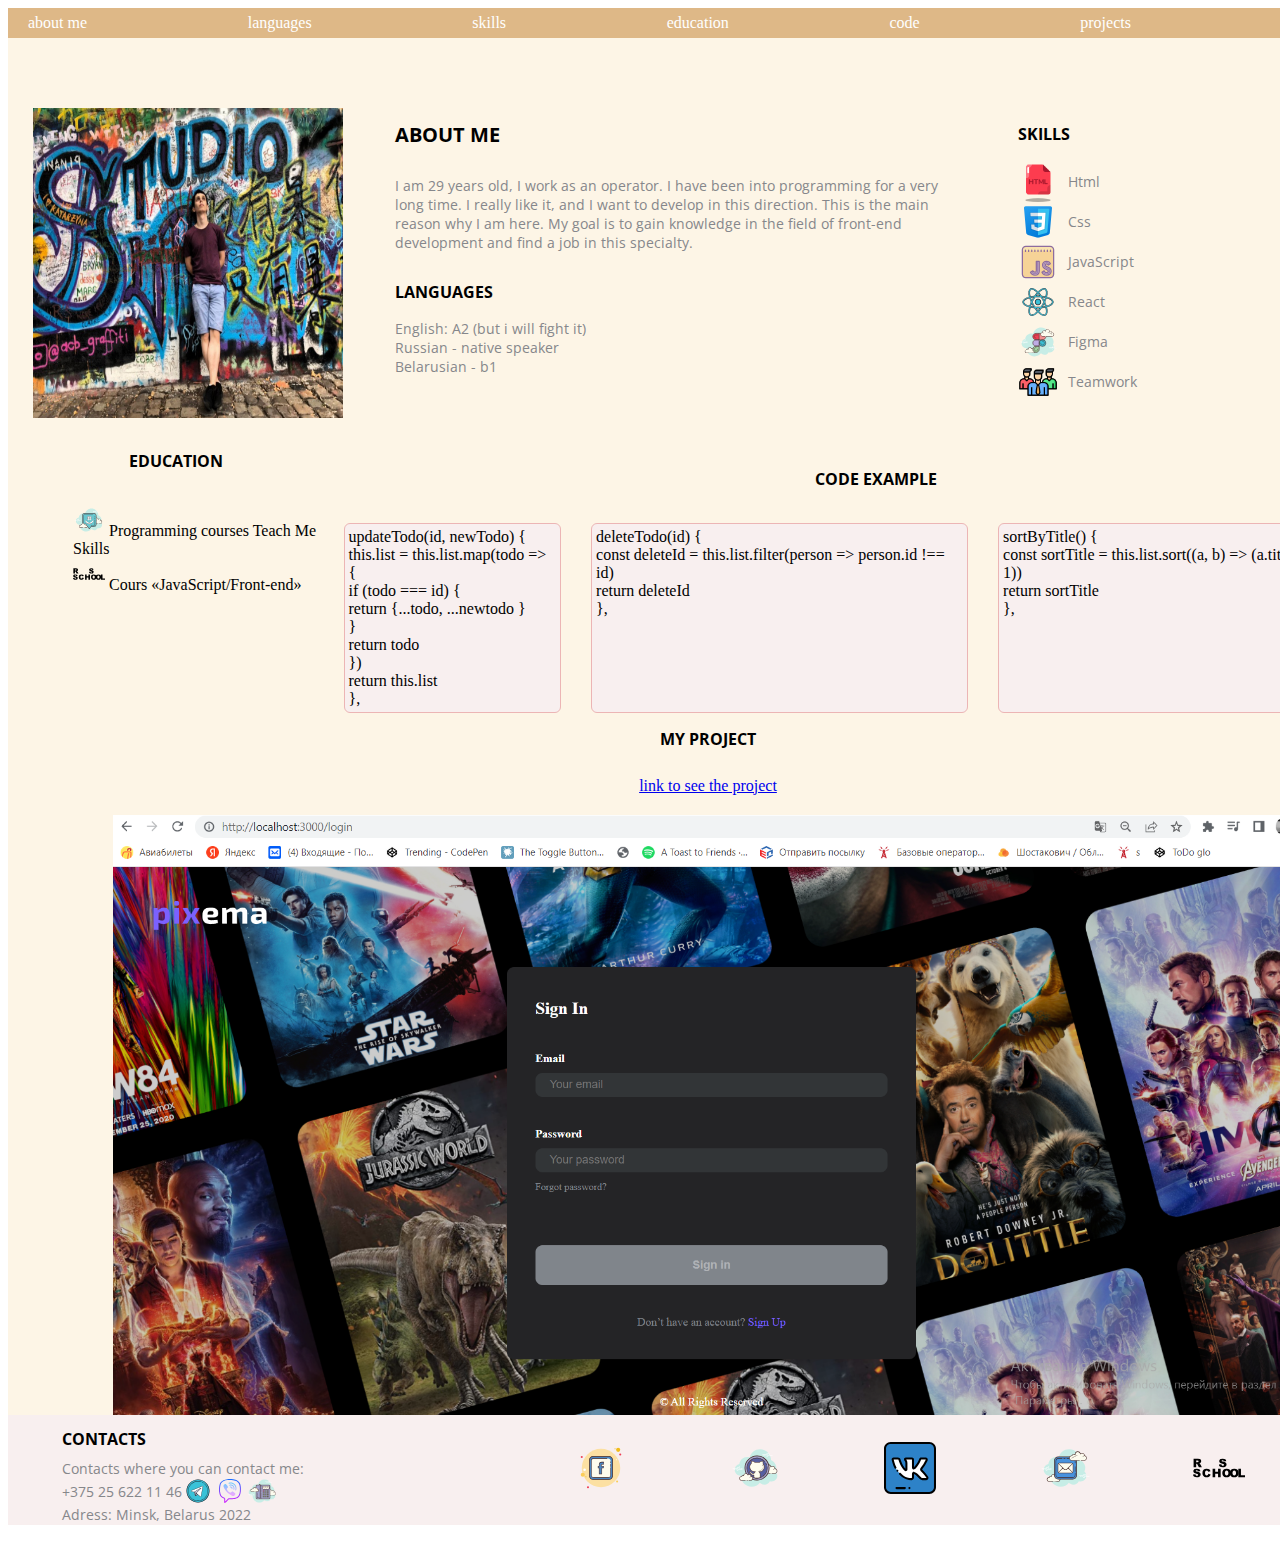
<file: index.html>
<!DOCTYPE html>
<html lang="en">
  <head>
    <meta charset="UTF-8">
    <meta http-equiv="X-UA-Compatible" content="IE=edge">
    <meta name="viewport" content="width=device-width, initial-scale=1.0">
    <title>Document</title>
    <link rel="stylesheet" href="./style.css">
  </head>

  <body>
    <header class="header">
      <div class="header__info">
        <nav class="header__list"><a href="#about__first">about me</a></nav>
        <nav class="header__list"><a href="#about-1">languages</a></nav>
        <nav class="header__list"><a href="#about-2">skills</a></nav>
        <nav class="header__list"><a href="#about-3">education</a></nav>
        <nav class="header__list"><a href="#about-4">code</a></nav>
        <nav class="header__list"><a href="#about-5">projects</a></nav>
        <nav class="header__list"><a href="#about-6">contacts</a></nav>
      </div>
    </header>

    <div class="main">
      <div class="my__info">
        <address id="about"></address>
        <div class="my__avatar">
          <img class="avatar" src="./Image/avatar.jpg " alt="не работает">
        </div>

        <div class="about__me">
          <address id="about__first"></address>
          <h1>About me</h1>
          <p>
            I am 29 years old, I work as an operator. I have been into
            programming for a very long time. I really like it, and I want to
            develop in this direction. This is the main reason why I am here. My
            goal is to gain knowledge in the field of front-end development and
            find a job in this specialty.
          </p>

          <div class="language__info">
            <address id="about-1"></address>
            <h2>languages</h2>
            <p>English: A2 (but i will fight it)</p>
            <p>Russian - native speaker</p>
            <p>Belarusian - b1</p>
          </div>
        </div>

        <div class="skills__info">
          <address id="about-2"></address>
          <h2>skills</h2>
          <p>
            <img
              class="my__skills"
              src="./Image/html.png "
              alt="не работает ">Html
          </p>
          <p>
            <img
              class="my__skills"
              src="./Image/css.svg "
              alt="не работает "
            >Css
          </p>
          <p>
            <img
              class="my__skills"
              src="./Image/js.svg "
              alt="не работает "
            >JavaScript
          </p>
          <p>
            <img
              class="my__skills"
              src="./Image/react.svg "
              alt="не работает "
            >React
          </p>
          <p>
            <img
              class="my__skills"
              src="./Image/figma.svg "
              alt="не работает "
            >Figma
          </p>
          <p>
            <img
              class="my__skills"
              src="./Image/teamwork.png "
              alt="не работает "
            >Teamwork
          </p>
        </div>
      </div>
      <div class="education">
        <address id="about-3"></address>
        <div class="education__info">
          <h2>education</h2>
          <ul class="list__education">
            <li class="education__list">
              <a href="https://teachmeskills.by ">
                <img
                  class="contact__image"
                  src="./Image/teachme.svg "
                  alt="не работает "
                >
                Programming courses Teach Me Skills
              </a>
            </li>

            <li class="education__list">
              <a href="https://rs.school/js/ ">
                <img
                  class="contact__image"
                  src="./Image/rs_school.svg "
                  alt="не работает "
                >
                Cours «JavaScript/Front-end»
              </a>
            </li>
          </ul>
        </div>
        <div class="code__example">
          <address id="about-4"></address>
          <h2>code example</h2>
          <div class="example">
            <div class="example__update">
              <p>updateTodo(id, newTodo) {</p>
              <p>this.list = this.list.map(todo => {</p>
              <p>if (todo === id) {</p>
              <p>return {...todo, ...newtodo }</p>
              <p>}</p>
              <p>return todo</p>
              <p>})</p>
              <p>return this.list</p>
              <p>},</p>
            </div>
            <div class="example__delete">
              <p>deleteTodo(id) {</p>
              <p>
                const deleteId = this.list.filter(person => person.id !== id)
              </p>
              <p>return deleteId</p>
              <p>},</p>
            </div>
            <div class="example__sort">
              <p>sortByTitle() {</p>
              <p>
                const sortTitle = this.list.sort((a, b) => (a.title > b.title ?
                -1 : 1))
              </p>
              <p>return sortTitle</p>
              <p>},</p>
            </div>
          </div>
        </div>
      </div>
      <div class="projects">
        <address id="about-5"></address>
        <h2>my project</h2>
        <a href="https://github.com/KuchinskiArtur/project-pixema">
          link to see the project</a
        >
        <img
          class="projects_pixema"
          src="./Image/project_pixema.png "
          alt="не работает "
        >
      </div>
    </div>
    <div class="footer">
      <div class="my__contacts">
        <h2>contacts</h2>
        <p>Сontacts where you can contact me:</p>
        <p>
          +375 25 622 11 46
          <img
            class="contact__image"
            src="./Image/telegram.svg "
            alt="не работает "
          >
          <img
            class="contact__image"
            src="./Image/viber.svg "
            alt="не работает "
          >
          <img
            class="contact__image"
            src="./Image/phone.png "
            alt="не работает "
          >
        </p>
        <p>Adress: Minsk, Belarus 2022</p>
      </div>
      <div class="my__contacts__list">
        <ul class="list__contact">
          <li class="my__list__contact">
            <a href="https://www.facebook.com/profile.php?id=100069143444567 ">
              <img
                class="contact__image"
                src="./Image/facebook.svg "
                alt="не работает "
              >
            </a>
          </li>

          <li class="my__list__contact">
            <a href="https://github.com/KuchinskiArtur ">
              <img
                class="contact__image"
                src="./Image/github.svg "
                alt="не работает "
              >
            </a>
          </li>

          <li class="my__list__contact">
            <a href="https://vk.com/pro100turik">
              <img
                class="contact__image"
                src="./Image/vk.svg "
                alt="не работает "
              >
            </a>
          </li>

          <li class="my__list__contact">
            <a
              href="https://mail.ru/?utm_source=portal&utm_medium=new_portal_navigation&utm_campaign=mail.ru&mt_click_id=mt-ds8xq6-1671315326-178752793&mt_sub1=id.mail.ru"
            >
              <img
                class="contact__image"
                src="./Image/mail.svg "
                alt="не работает "
              >
            </a>
          </li>

          <li class="my__list__contact">
            <a href="https://rs.school/js/">
              <img
                class="contact__image"
                src="./Image/rs_school.svg "
                alt="не работает "
              >
            </a>
          </li>
        </ul>
      </div>
      <address id="about-6"></address>
    </div>
  </body>
</html>
</file>
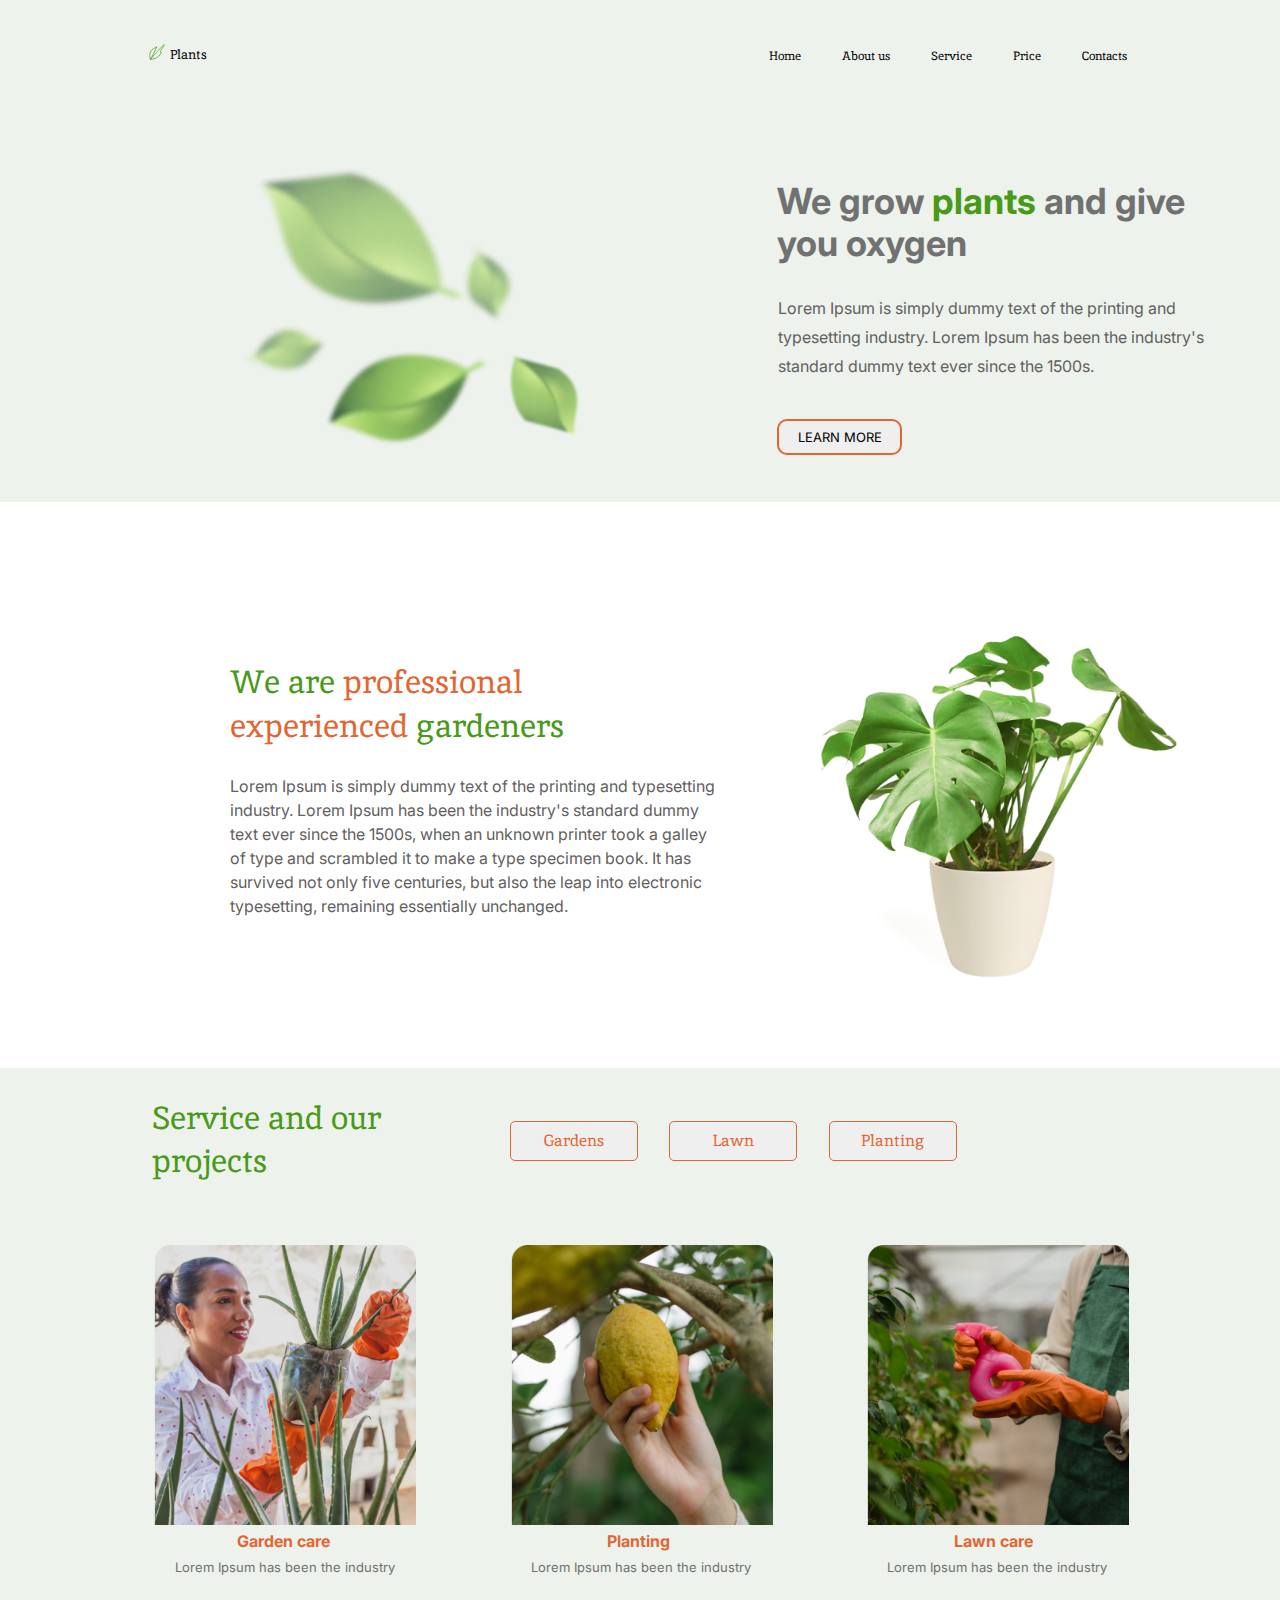
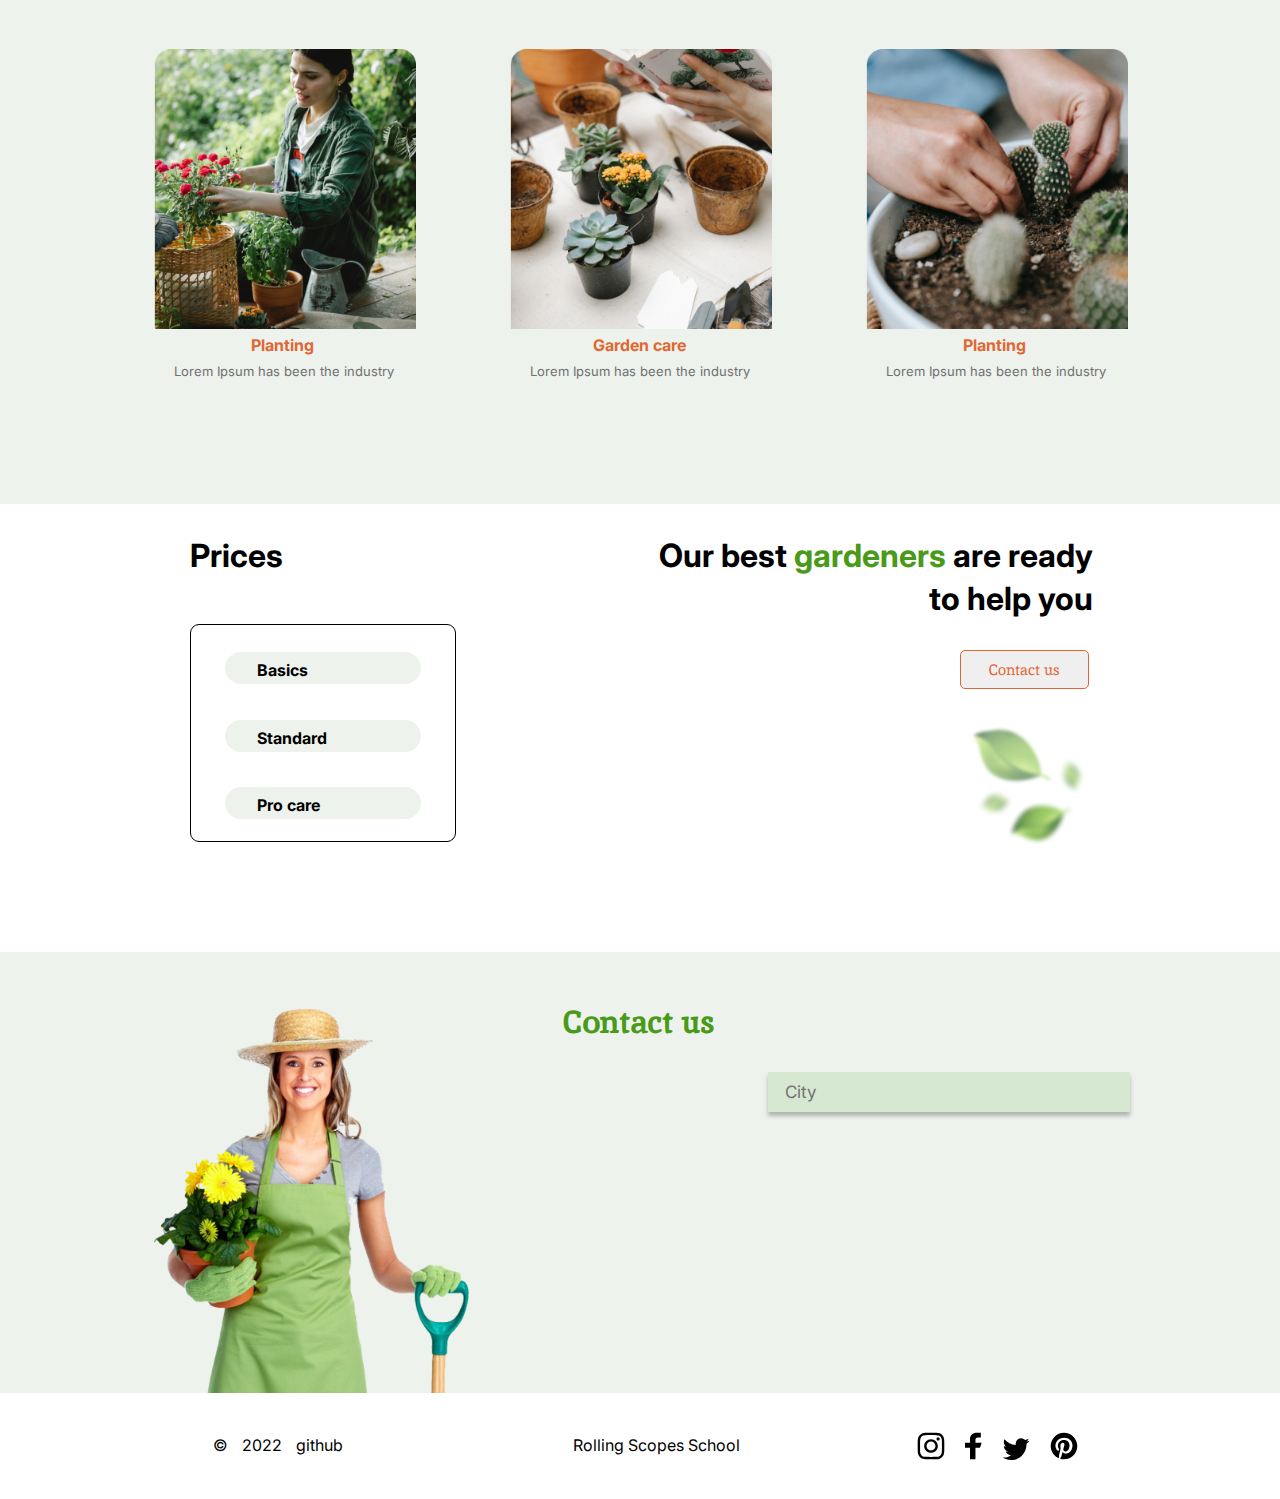
<file: plants/index.html>
<!DOCTYPE html>
<html lang="en">
  <head>
    <meta charset="UTF-8" />
    <meta http-equiv="X-UA-Compatible" content="IE=edge" />
    <meta name="viewport" content="width=device-width, initial-scale=1.0" />
    <title>Document</title>
    <link rel="stylesheet" href="./style.css" />
    <link rel="shortcut icon" href="./Image/logo.png" type="Image/png" />
  </head>

  <body>
    <div class="wrapperAllContent">
      <header>
        <div class="navbar__menu">
          <div class="logo">
            <img src="./Image/logo.svg" alt="don't work" />
            <p>Plants</p>
          </div>
          <nav class="navbar__item">
            <ul class="list__navigation">
              <li>
                <a href="#home">Home</a>
              </li>
              <li>
                <a href="#abouts">About us</a>
              </li>
              <li>
                <a href="#services">Service</a>
              </li>
              <li>
                <a href="#price">Price</a>
              </li>
              <li>
                <a href="#contact">Contacts</a>
              </li>
            </ul>
          </nav>
        </div>
      </header>
      <main>
        <section class="welcome">
          <address class="home__address" id="home"></address>
          <div class="wrapper__welcome">
            <div class="leafs__img">
              <img src="./Image/leafs.png" alt="don't work" />
            </div>
            <div class="welcome__info">
              <h1>We grow <span>plants</span> and give you oxygen</h1>
              <p>
                Lorem Ipsum is simply dummy text of the printing and typesetting
                industry. Lorem Ipsum has been the industry's standard dummy
                text ever since the 1500s.
              </p>
              <button>LEARN MORE</button>
            </div>
          </div>
        </section>
        <section class="about">
          <address class="about__address" id="abouts"></address>
          <div class="about__info">
            <h2>We are <span>professional experienced</span> gardeners</h2>
            <p>
              Lorem Ipsum is simply dummy text of the printing and typesetting
              industry. Lorem Ipsum has been the industry's standard dummy text
              ever since the 1500s, when an unknown printer took a galley of
              type and scrambled it to make a type specimen book. It has
              survived not only five centuries, but also the leap into
              electronic typesetting, remaining essentially unchanged.
            </p>
          </div>
          <div class="about__img">
            <img src="./Image/houseplant.png" alt="don't work" />
          </div>
        </section>
        <section class="service">
          <address class="service__address" id="services"></address>
          <div class="wrapper__service">
            <div class="service__content">
              <h2>Service and our projects</h2>
              <div class="wrap__button">
                <button>Gardens</button>
                <button>Lawn</button>
                <button>Planting</button>
              </div>
            </div>
            <div class="service__item">
              <div>
                <img src="./Image/first.png" alt="don't work" />
                <div class="wrapper__service__info">
                  <h6 class="garden__care">Garden care</h6>
                  <p>Lorem Ipsum has been the industry</p>
                </div>
              </div>
              <div>
                <img src="./Image/lemon.png" alt="don't work" />
                <h6 class="tittle__planting">Planting</h6>
                <p>Lorem Ipsum has been the industry</p>
              </div>
              <div>
                <img src="./Image/donut.png" alt="don't work" />
                <h6 class="tittle">Lawn care</h6>
                <p>Lorem Ipsum has been the industry</p>
              </div>
              <div>
                <img src="./Image/flowers.png" alt="don't work" />
                <h6 class="tittle__planting">Planting</h6>
                <p>Lorem Ipsum has been the industry</p>
              </div>
              <div>
                <img src="./Image/succulents.png" alt="don't work" />
                <h6 class="garden__care">Garden care</h6>
                <p>Lorem Ipsum has been the industry</p>
              </div>
              <div>
                <img src="./Image/cactus.png" alt="don't work" />
                <h6 class="tittle__planting">Planting</h6>
                <p>Lorem Ipsum has been the industry</p>
              </div>
            </div>
          </div>
        </section>
        <section class="prices">
          <address class="prices__address" id="price"></address>
          <div class="prices__content">
            <div class="prices__info">
              <p>Prices</p>
              <div class="prices__item">
                <ul>
                  <li>Basics</li>
                  <li>Standard</li>
                  <li>Pro care</li>
                </ul>
              </div>
            </div>
            <div class="prices__leafs">
              <h2>Our best <span>gardeners</span> are ready to help you</h2>
              <button>Contact us</button>
              <img src="./Image/small_leafs.png" alt="don't work" />
            </div>
          </div>
        </section>
        <section class="contacts">
          <address class="contacts__address" id="contact"></address>
          <div class="contacts__wrapper">
            <div class="contacts__girl">
              <img src="./Image/girl.png" alt="" />
            </div>
            <div>
              <h2>Contact us</h2>
            </div>
            <div class="contacts__container">
              <input type="text" value="City" />
            </div>
          </div>
        </section>
      </main>
      <footer>
        <div class="wrap__footer">
          <div class="info__p">
            <p>&#169;</p>
            <p>2022</p>
            <ul>
              <li class="list__github">
                <a href="https://github.com/KuchinskiArtur?tab=repositories"
                  >github</a
                >
              </li>
            </ul>
          </div>
          <ul class="list__rsSchool">
            <li class="list__rsSchools">
              <a href="https://rs.school/js-stage0/"> Rolling Scopes School</a>
            </li>
          </ul>

          <ul class="list__contact">
            <li class="my__list__contact">
              <a href="https://www.instagram.com/archi_kuchinski/?next=%2F">
                <img src="./Image/inst.svg" alt="don't work" />
              </a>
            </li>

            <li class="my__list__contact">
              <a href="https://www.facebook.com/profile.php?id=100069143444567">
                <img src="./Image/fb.svg" alt="don't work" />
              </a>
            </li>
            <li class="my__list__contact">
              <a href="https://github.com/KuchinskiArtur">
                <img src="./Image/tw.svg" alt="don't work" />
              </a>
            </li>
            <li class="my__list__contact">
              <a href=" https://rs.school/js-stage0/">
                <img src="./Image/pinterest.svg" alt="don't work" />
              </a>
            </li>
          </ul>
        </div>
      </footer>
    </div>
  </body>
</html>
</file>
<file: style.css>
@import url("https://fonts.googleapis.com/css2?family=Raleway&display=swap");
@import url("https://fonts.googleapis.com/css2?family=Roboto:wght@400;700&display=swap");
@import url("https://fonts.googleapis.com/css2?family=Open+Sans:wght@400;700&display=swap");

.header {
  background-color: burlywood;
  width: 1400px;
  display: flex;
  align-items: center;
  justify-content: space-between;
  margin: 0 auto;
  box-sizing: border-box;
}

.header__info {
  display: flex;
  flex-direction: row;
  justify-content: space-between;
  align-items: center;
  width: 94%;
  list-style-type: none;
  height: 30px;
  margin-left: 20px;
}

.header .header__list a {
  list-style: none;
  color: #fff;
  text-decoration: none;
}

.header p {
  font-family: "Raleway", sans-serif;
  font-style: normal;
  font-weight: normal;
  font-size: 30px;
  line-height: 35px;
  color: #ffffff;
}

.avatar {
  width: 310px;
  height: 310px;
  margin-left: 25px;
}

.about__me {
  display: flex;
  width: 572px;
  flex-direction: column;
  align-items: flex-start;
  margin: 0 auto;
}

.my__info {
  padding-top: 70px;
  display: flex;
  width: 1400px;
  margin: 0 auto;
  background-color: oldlace;
}

.my__info h1 {
  font-family: "Open Sans";
  font-style: normal;
  font-size: 20px;
  line-height: 27px;
  text-transform: uppercase;
  color: #000000;
}

.my__info p {
  color: #86878b;
  font-size: 14px;
  font-family: "Open Sans";
  line-height: 19px;
}

.my__info h2 {
  font-family: "Open Sans";
  font-style: normal;
  font-size: 16px;
  line-height: 27px;
  text-transform: uppercase;
  color: #000000;
}

.language__info p {
  margin: 0;
}

.skills__info {
  width: 390px;
  height: 252px;
}

.skills__info p {
  margin: 0;
  display: flex;
  flex-direction: row;
  align-items: center;
  gap: 10px;
}

.my__skills {
  width: 40px;
  height: 40px;
}

.education {
  display: flex;
  align-items: flex-start;
  justify-content: start;
  flex-direction: row;
  width: 1400px;
  margin: 0 auto;
  background-color: oldlace;
}

.education__info {
  width: 335px;
  height: 200px;
  display: flex;
  flex-direction: column;
  justify-content: center;
  align-items: center;
}

.education__list img {
  width: 32px;
  height: 32px;
}

.education h2 {
  font-family: "Open Sans";
  font-style: normal;
  font-size: 16px;
  line-height: 27px;
  text-transform: uppercase;
  color: #000000;
}

.education__list {
  display: flex;
  gap: 30px;
  list-style-type: none;
  justify-content: start;
  align-items: center;
}

.education a {
  list-style: none;
  color: #000;
  text-decoration: none;
  margin-left: 25px;
}

.code__example {
  margin: 14px auto 0;
  width: 76%;
  display: flex;
  flex-direction: column;
  align-items: start;
}

.code__example p {
  margin: 0;
}

.code__example h2 {
  font-family: "Open Sans";
  font-style: normal;
  font-size: 16px;
  line-height: 27px;
  text-transform: uppercase;
  color: #000000;
  margin: 30px auto;
}

.example {
  display: flex;
  flex-direction: row;
  gap: 30px;
}

.example__update {
  border: 1px solid #ecb5b5;
  border-radius: 6px;
  padding: 4px;
  background-color: #f8efef;
}

.example__delete {
  border: 1px solid #ecb5b5;
  border-radius: 6px;
  padding: 4px;
  background-color: #f8efef;
}

.example__sort {
  border: 1px solid #ecb5b5;
  border-radius: 6px;
  padding: 4px;
  background-color: #f8efef;
}

.projects {
  display: flex;
  flex-direction: column;
  justify-content: center;
  align-items: center;
  width: 1400px;
  margin: 0 auto;
  background-color: oldlace;
}

.projects h2 {
  font-family: "Open Sans";
  font-style: normal;
  font-size: 16px;
  line-height: 27px;
  text-transform: uppercase;
  color: #000000;
  padding-bottom: 10px;
}

.projects a {
  margin: 0 0 20px 0;
}

.projects img {
  width: 85%;
  height: 100%;
}

.footer {
  display: flex;
  background-color: #f8efef;
  width: 1400px;
  height: 110px;
  align-items: center;
  justify-content: space-around;
  margin: 0 auto;
}

.my__contacts {
  display: flex;
  flex-direction: column;
  gap: 10px;
}

.footer p {
  font-family: "Open Sans";
  font-style: normal;
  font-weight: normal;
  font-size: 14px;
  line-height: 19px;
  display: flex;
  align-items: center;
  color: #86878b;
  width: 365px;
  height: 33px;
  margin-top: -34px;
}

.footer h6 {
  font-family: "Open Sans";
  font-style: normal;
  font-weight: bold;
  font-size: 20px;
  line-height: 27px;
  display: flex;
  align-items: center;
  color: #333333;
  width: 125px;
  height: 27px;
  margin-top: 14px;
}

.contacts__list img {
  display: flex;
  justify-content: space-between;
  flex-direction: row;
  width: 684px;

  width: 32px;
  height: 32px;
}

.my__contacts h2 {
  margin-top: 30px;
  font-family: "Open Sans";
  font-style: normal;
  font-size: 16px;
  line-height: 27px;
  text-transform: uppercase;
  color: #000000;
  padding-bottom: 10px;
}

.my__contacts__list {
  display: flex;
  flex-direction: row;
  width: 710px;
}

.contact__image {
  width: 32px;
  height: 32px;
}

.list__contact ul {
  width: 680px;
  display: flex;
  justify-content: space-between;
  flex-direction: row;
  align-items: center;
}

.list__contact li {
  list-style-type: none;
  display: flex;
  flex-direction: row;
  justify-content: space-between;
}

.list__contact h2 {
  font-family: "Open Sans";
  font-style: normal;
  font-size: 16px;
  line-height: 27px;
  text-transform: uppercase;
  color: #000000;
  padding-bottom: 10px;
}

.list__contact {
  display: flex;
  width: 752px;
  justify-content: space-between;
}

.my__list__contact li {
  display: flex;
  flex-direction: row;
  width: 500px;
}

.my__contacts__list img {
  width: 52px;
  height: 52px;
}
</file>
<file: plants/style.css>
@import url("https://fonts.googleapis.com/css2?family=Bebas+Neue&family=Inika:wght@400;700&family=Inter:wght@100;200;300;400;500;600;700;800;900&display=swap");

* {
  margin: 0 auto;
  padding: 0px;
  box-sizing: border-box;
  scroll-behavior: smooth;
}

.wrapperAllContent {
  margin: 0 auto;
  width: 100%;
}

header {
  width: 100%;
  height: 134px;
  background: #edf2ec;
}

header .img {
  width: 19px;
  height: 20px;
}
.navbar__menu {
  display: flex;
  max-width: 1046px;
  width: 100%;
  justify-content: space-between;
  flex-direction: row;
  align-items: baseline;
  margin: 0 auto;
  padding: 31px 0 0 30px;
}

.logo {
  display: flex;
  justify-content: space-between;
  flex-direction: row;
  margin: 0;
  width: 62px;
}

.logo p {
  font-family: "Inika";
  font-style: normal;
  font-weight: 400;
  font-size: 13px;
  line-height: 21px;
  margin-left: 2px;
}

.logo img {
  width: 16px;
  height: 16px;
}

.navbar__item {
  width: 421px;
  height: 50px;
  margin: 0;
}

.list__navigation {
  width: 358px;
  display: flex;
  flex-direction: row;
  align-items: center;
  justify-content: space-between;
  margin: 0 0 0 27px;
}

.list__navigation li {
  list-style-type: none;
  font-family: "Inika";
  font-style: normal;
  font-size: 11px;
  line-height: 50px;
  margin: 0;
}

.list__navigation a {
  text-decoration: none;
  color: black;
  font-family: "Inika";
  font-style: normal;
  font-weight: 400;
  font-size: 12px;
  line-height: 50px;
}

.list__navigation a:hover {
  color: rgba(224, 103, 51, 1);
}

.welcome {
  width: 100%;
  height: 368px;
  background: #edf2ec;
  display: flex;
  padding-top: 30px;
}

.home__address {
  margin: 0;
}

.wrapper__welcome {
  display: flex;
  max-width: 1440px;
  gap: 115px;
}

.welcome img {
  width: 358.8px;
  height: 322.36px;
  margin-top: -9px;
  margin-left: 176px;
}

.welcome__info {
  max-width: 505px;
  height: 315px;
  margin-top: 16px;
  padding-left: 65px;
}

.welcome__info h1 {
  font-family: "Inter";
  font-style: normal;
  font-weight: 700;
  font-size: 36px;
  line-height: 42px;
  color: #717171;
}

.welcome__info span {
  color: #499a18;
}

.welcome__info p {
  font-family: "Inter";
  font-style: 17px;
  width: 438px;
  font-size: 16px;
  line-height: 29px;
  color: #636060;
  margin-top: 30px;
}

.welcome__info button {
  width: 125px;
  height: 36px;
  border: 2px solid #e06733;
  border-radius: 10px;
  font-family: "Inter";
  font-style: normal;
  font-weight: 400;
  font-size: 13px;
  line-height: 20px;
  color: #000000;
  transition: 1s linear;
  margin-top: 38px;
}

.welcome__info button:hover {
  background: #e06733;
  border: 2px solid #e06733;
  border-radius: 10px;
  color: #fff;
}

.about {
  display: flex;
  height: 536px;
  width: 100%;
  max-width: 1440px;
  margin-top: 30px;
}

.about__address {
  margin: 0;
  scroll-behavior: smooth;
}

.about__info {
  width: 605px;
  height: 350px;
  margin: 0 0 0 0;
  margin: 128px 0 0 230px;
}

.about__info h2 {
  width: 463px;
  height: 102px;
  font-family: "Inika";
  font-style: normal;
  font-weight: 400;
  font-size: 32px;
  line-height: 44px;
  color: #499a18;
  margin: 0;
}

.about__info span {
  color: rgba(224, 103, 51, 1);
}

.about__info p {
  margin: 12px 0 0 0;
  width: 485px;
  height: 208px;
  font-family: "Inter";
  font-style: normal;
  font-weight: 400;
  font-size: 16px;
  line-height: 24px;
  color: #636060;
}

.about__img {
  margin-left: 106px;
  padding-top: 71px;
  width: 721px;
  height: 455px;
}

.about__img img {
  width: 367px;
  height: 387px;
}

.service {
  height: 1036px;
  background: #edf2ec;
}

.wrapper__service {
  max-width: 1212px;
}

.service__content {
  max-width: 1115px;
  height: 94px;
  display: flex;
  align-items: center;
  padding-top: 40px;
}

.service__content h2 {
  width: 238px;
  height: 94px;
  font-family: "Inika";
  font-style: normal;
  font-weight: 400;
  font-size: 32px;
  line-height: 43px;
  color: #499a18;
  margin: 17px 0 0 69px;
}

.wrap__button {
  display: flex;
  width: 478px;
  margin: 11px 0 0 105px;
}

.service__content button {
  width: 128px;
  height: 40px;
  font-family: "Inika";
  font-style: normal;
  font-weight: 400;
  transition: 1s linear;
  font-size: 16px;
  line-height: 27px;
  color: #e06733;
  border: 1px solid #e06733;
  border-radius: 5px;
}

.service__content button:hover {
  background: #e06733;
  border: 2px solid #e06733;
  border-radius: 10px;
  color: #fff;
}

.service__item {
  margin: 83px 0 0 76px;
  width: 1068px;
  height: 808px;
  display: flex;
  flex-wrap: wrap;
  justify-content: space-between;
}

.service__item img {
  width: 262px;
  height: 280px;
}

.wrapper__service__info {
  width: 268px;
}

.service__item .tittle {
  width: 120px;
  height: 24px;
  font-family: "Inter";
  font-style: normal;
  font-weight: 700;
  font-size: 16px;
  line-height: 24px;
  color: #e06733;
  padding: 0 0 0 14px;
}

.tittle__planting {
  width: 120px;
  height: 24px;
  font-family: "Inter";
  font-style: normal;
  font-weight: 700;
  font-size: 16px;
  line-height: 24px;
  color: #e06733;
  padding: 0 0 0 23px;
}

.garden__care {
  width: 120px;
  height: 24px;
  font-family: "Inter";
  font-style: normal;
  font-weight: 700;
  font-size: 16px;
  line-height: 24px;
  color: #e06733;
  padding: 0 0 0 9px;
}

.service__item p {
  width: 267.19px;
  height: 20px;
  font-family: "Inter";
  font-style: normal;
  font-weight: 400;
  font-size: 13px;
  line-height: 16px;
  color: #717171;
  padding: 6px 0 0 20px;
}

.prices {
  height: 448px;
  max-width: 1440px;
  width: 100%;
}

.prices__content {
  display: flex;
  padding-top: 28px;
  padding-left: 2px;
}

.prices__info {
  width: 76px;
  height: 393.01px;
}

.prices__content p {
  font-family: "Inter";
  font-style: normal;
  font-weight: 700;
  font-size: 32px;
  line-height: 48px;
  color: #000000;
}

.prices__item {
  width: 266px;
  height: 218px;
  margin-top: 44px;
  display: flex;
  flex-direction: row;
  align-items: baseline;
  border: 1px solid black;
  border-radius: 9px;
}

.prices__item ul {
  width: 309px;
  height: 237.01px;
  display: flex;
  flex-direction: column;
  justify-content: space-evenly;
  margin: -8px 0 0px 0px;
}

.prices__item li {
  list-style-type: none;
  width: 196px;
  height: 32px;
  background: #edf2ec;
  border-radius: 20px;
  padding: 2px 0px 0 32px;
  font-family: "Inter";
  font-style: normal;
  font-weight: 700;
  font-size: 16px;
  line-height: 32px;
}

.prices__leafs {
  display: flex;
  flex-direction: column;
  align-items: end;
}

.prices__leafs h2 {
  width: 452px;
  height: 80px;
  padding-top: 2px;
  font-family: "Inter";
  font-style: normal;
  font-weight: 700;
  font-size: 32px;
  line-height: 43px;
  text-align: right;
  color: #000000;
}

.prices__leafs span {
  color: #499a18;
}

.prices__leafs button {
  margin: 38px 4px 31px 0;
  width: 129px;
  height: 39px;
  font-family: "Inika";
  font-style: normal;
  font-weight: 400;
  font-size: 15px;
  line-height: -2px;
  transition: 1s linear;
  color: #e06733;
  border: 1px solid #e06733;
  border-radius: 5px;
}

.prices__leafs button:hover {
  background: #e06733;
  border: 2px solid #e06733;
  border-radius: 10px;
  color: #fff;
}

.prices__leafs img {
  width: 124px;
  height: 138.99px;
  margin: 0;
}

.contacts {
  display: flex;
  height: 441px;
  background: #edf2ec;
}

.contacts__address {
  margin: 0;
}

.contacts__wrapper {
  display: flex;
  max-width: 1440px;
}

.contacts__girl {
  width: 400px;
  height: 382.99px;
}

.contacts__girl img {
  height: 396px;
  margin: 45px 0 0 150px;
}

.contacts h2 {
  margin: 41px 0 0 159px;
  width: 205px;
  height: 51px;
  padding: 0 0px 0 0px;
  font-family: "Inika";
  font-style: normal;
  font-weight: 700;
  font-size: 32px;
  line-height: 58px;
  color: #499a18;
}

.contacts__container input {
  width: 362px;
  height: 40px;
  background: #d6e7d2;
  box-shadow: 0px 4px 4px rgb(0 0 0 / 25%);
  border-radius: 0px;
  margin: 120px 147px 0 0px;
  border: 1px;
  font-family: "Inter";
  font-style: normal;
  font-weight: 400;
  font-size: 17px;
  line-height: 40px;
  color: #717171;
  padding-left: 17px;
}

footer {
  display: flex;
  height: 101px;
  justify-content: space-between;
  align-items: center;
  margin-top: 5px;
}

.wrap__footer {
  max-width: 1400px;
  width: 100%;
  display: flex;
  justify-content: space-between;
}

.info__p {
  display: flex;
  justify-content: space-between;
  gap: 14px;
  margin-left: 213px;
}

footer p {
  height: 50px;
  font-family: "Inter";
  font-style: normal;
  font-weight: 400;
  font-size: 16px;
  line-height: 50px;
  color: #000000;
}

footer ul {
  display: flex;
  list-style-type: none;
  justify-content: space-between;
  gap: 36px;
}

.info__p a {
  margin: 2px 3px 0 0px;
  font-size: 16px;
}

.list__rsSchool {
  margin-left: 140px;
}

.list__contact {
  gap: 20px;
  margin-right: 202px;
  margin-top: 8px;
}

footer li {
  list-style-type: none;
}

footer a {
  height: 50px;
  font-family: "Inter";
  font-style: normal;
  font-weight: 400;
  font-size: 20px;
  line-height: 50px;
  color: #000000;
  text-decoration: none;
}

footer img:hover {
  background-color: #edf2ec;
}

.list__rsSchools a {
  margin: 2px 3px 0 0px;
  font-size: 16px;
}
</file>
